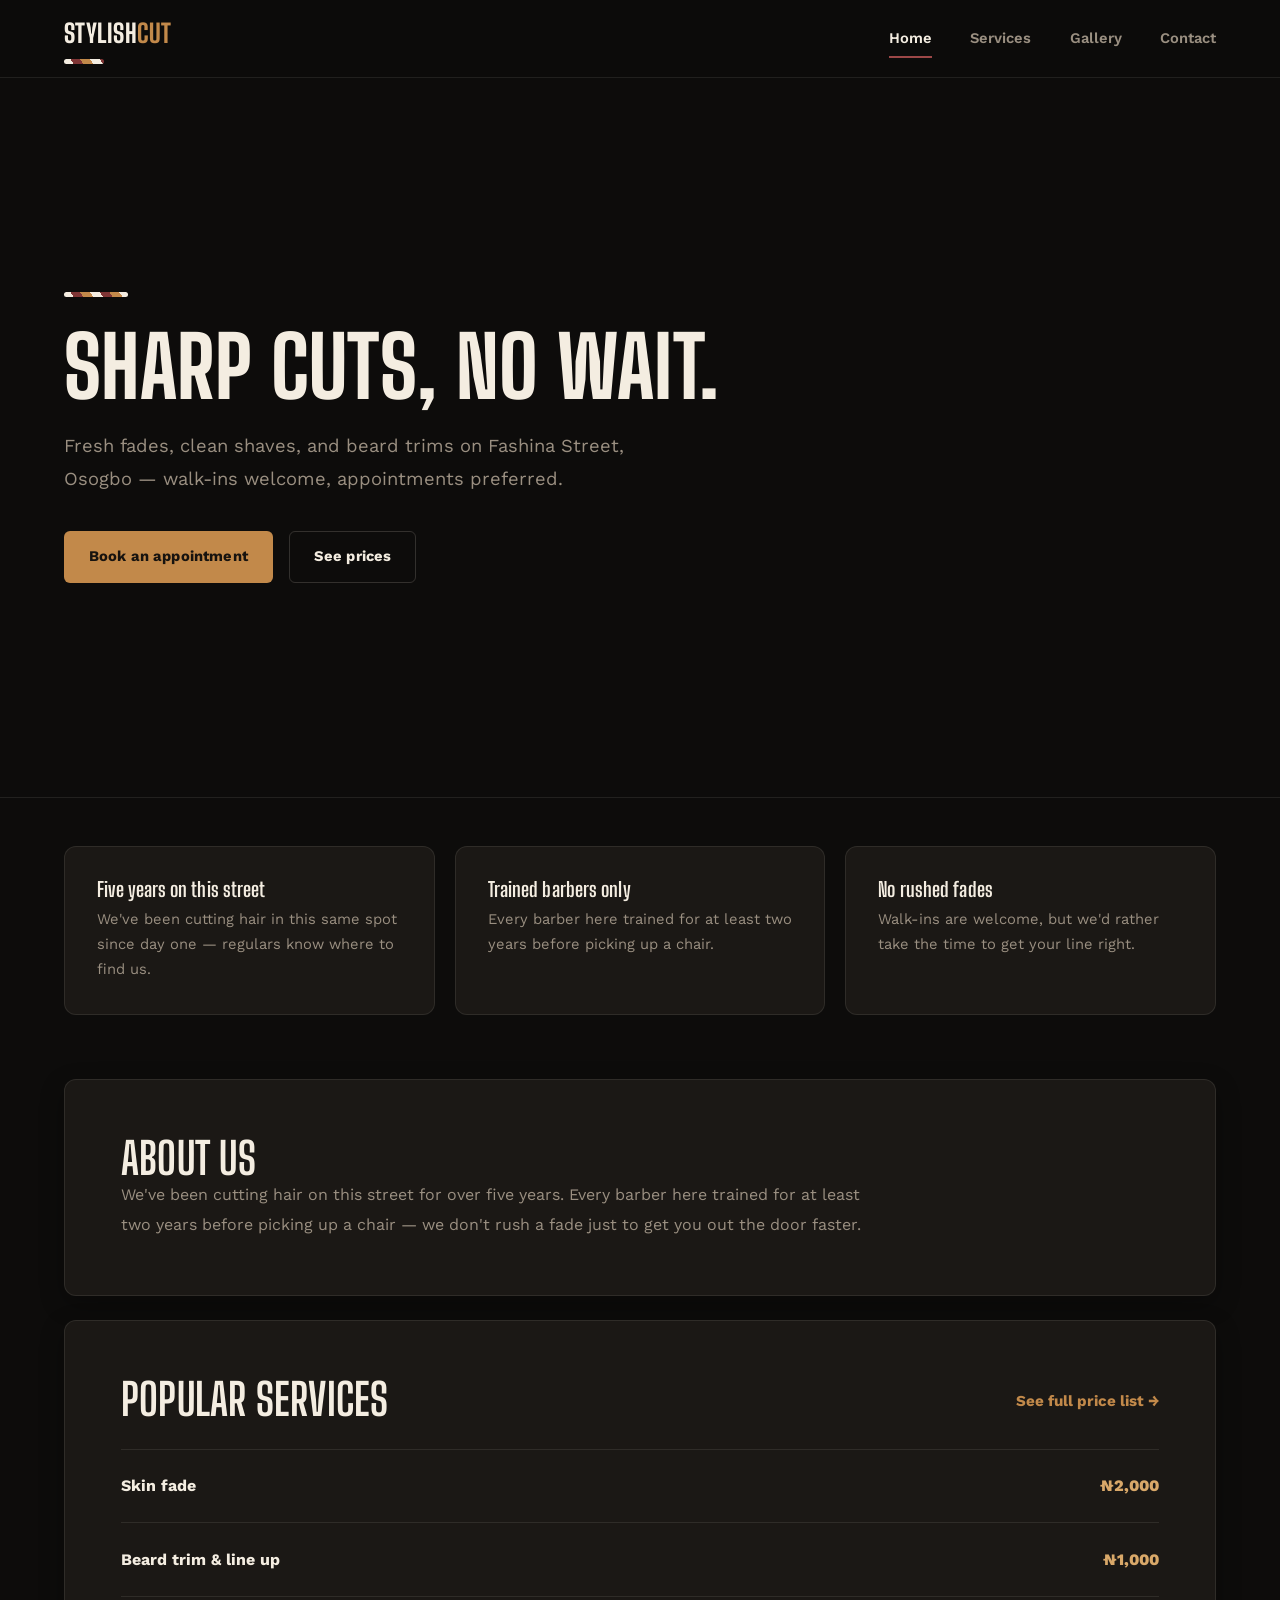
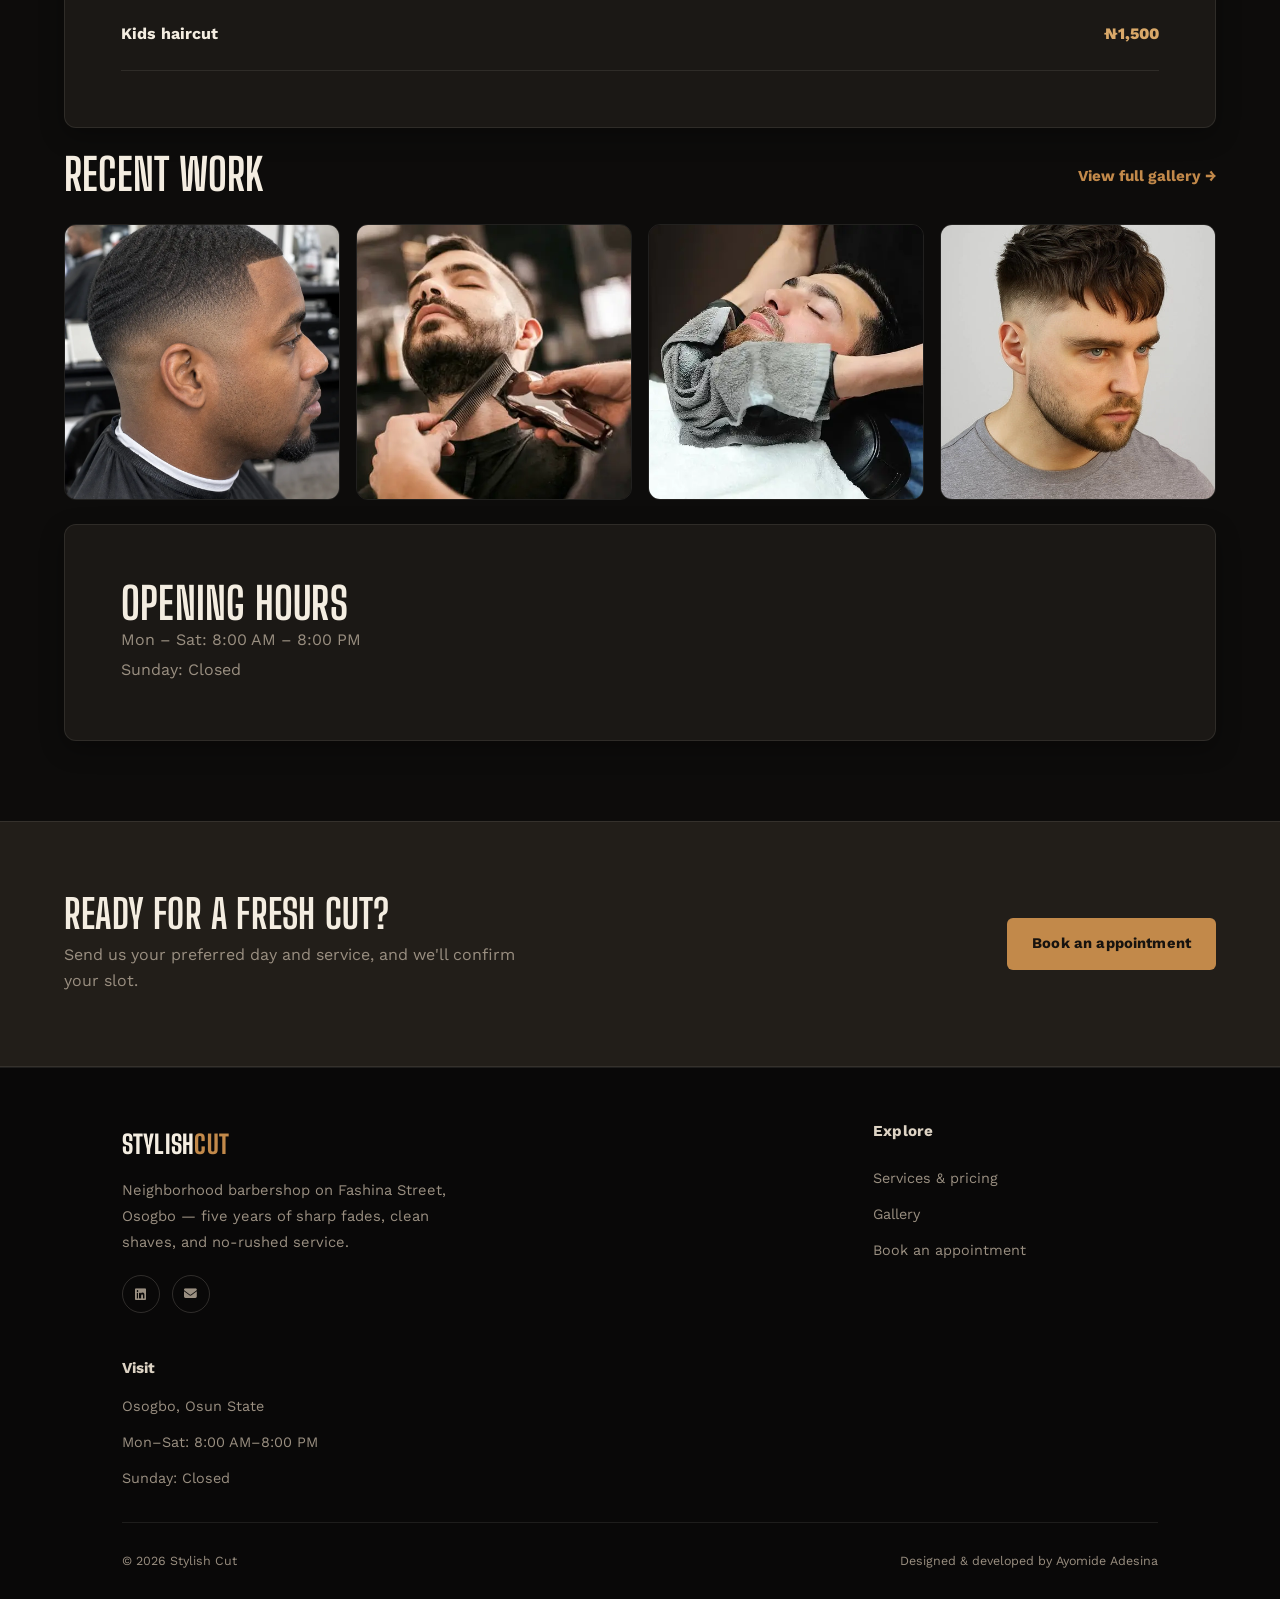
<file: index.html>
<!DOCTYPE html>
<html lang="en">
<head>
<meta charset="UTF-8">
<meta name="viewport" content="width=device-width, initial-scale=1.0">
<title>Stylish Cut — Barbershop in Osogbo, Osun State</title>
<meta name="description" content="Stylish Cut is a neighborhood barbershop on Fashina Street, Osogbo. Fresh fades, clean shaves, and beard trims — walk-ins welcome, appointments preferred.">
<link rel="icon" href="data:image/svg+xml,%3Csvg xmlns='http://www.w3.org/2000/svg' viewBox='0 0 32 32'%3E%3Crect width='32' height='32' rx='6' fill='%230d0c0b'/%3E%3Crect x='6' y='4' width='4' height='24' fill='%23f4ede1' transform='rotate(20 8 16)'/%3E%3Crect x='14' y='4' width='4' height='24' fill='%237f3535' transform='rotate(20 16 16)'/%3E%3Crect x='22' y='4' width='4' height='24' fill='%23c2894a' transform='rotate(20 24 16)'/%3E%3C/svg%3E">
<link rel="preconnect" href="https://fonts.googleapis.com">
<link rel="preconnect" href="https://fonts.gstatic.com" crossorigin>
<link href="https://fonts.googleapis.com/css2?family=Big+Shoulders+Display:wght@600;700;800;900&family=Work+Sans:wght@400;500;600;700&display=swap" rel="stylesheet">
<link rel="stylesheet" href="style.css">
<link rel="stylesheet" href="https://cdnjs.cloudflare.com/ajax/libs/font-awesome/6.5.1/css/all.min.css">
</head>
<body>

<a href="#main" class="skip-link">Skip to content</a>

<header class="site-header">
 <div class="brand">
 <a href="index.html" class="wordmark">Stylish<span>Cut</span></a>
 <span class="stripe" aria-hidden="true"></span>
 </div>
 <button class="nav-toggle" aria-label="Toggle menu" aria-expanded="false">
 <span class="nav-toggle-bars"><span></span><span></span><span></span></span>
 </button>
 <nav>
 <ul>
 <li><a href="index.html">Home</a></li>
 <li><a href="services.html">Services</a></li>
 <li><a href="gallery.html">Gallery</a></li>
 <li><a href="contact.html">Contact</a></li>
 </ul>
 </nav>
</header>

<main id="main">

 <!-- Hero -->
 <section class="hero">
 <span class="stripe" aria-hidden="true"></span>
 <h1>Sharp cuts, no wait.</h1>
 <p>Fresh fades, clean shaves, and beard trims on Fashina Street, Osogbo — walk-ins welcome, appointments preferred.</p>
 <div class="hero-actions">
 <a href="contact.html" class="btn">Book an appointment</a>
 <a href="services.html" class="btn btn-outline">See prices</a>
 </div>
 </section>

 <!-- Value props, drawn from the about copy -->
 <section class="value-grid" aria-label="Why choose Stylish Cut">
 <div class="value-card">
 <span class="stripe" aria-hidden="true"></span>
 <h3>Five years on this street</h3>
 <p>We've been cutting hair in this same spot since day one — regulars know where to find us.</p>
 </div>
 <div class="value-card">
 <span class="stripe" aria-hidden="true"></span>
 <h3>Trained barbers only</h3>
 <p>Every barber here trained for at least two years before picking up a chair.</p>
 </div>
 <div class="value-card">
 <span class="stripe" aria-hidden="true"></span>
 <h3>No rushed fades</h3>
 <p>Walk-ins are welcome, but we'd rather take the time to get your line right.</p>
 </div>
 </section>

 <!-- About blurb -->
 <section class="about-teaser">
 <h2>About us</h2>
 <p>We've been cutting hair on this street for over five years. Every barber here trained for at least two years before picking up a chair — we don't rush a fade just to get you out the door faster.</p>
 </section>

 <!-- Featured services -->
 <section class="services-teaser">
 <div class="section-heading">
 <div>
 <span class="stripe" aria-hidden="true"></span>
 <h2>Popular services</h2>
 </div>
 <a href="services.html">See full price list →</a>
 </div>
 <ul class="service-list">
 <li>
 <span class="service-name">Skin fade</span>
 <span class="service-price">₦2,000</span>
 </li>
 <li>
 <span class="service-name">Beard trim & line up</span>
 <span class="service-price">₦1,000</span>
 </li>
 <li>
 <span class="service-name">Kids haircut</span>
 <span class="service-price">₦1,500</span>
 </li>
 </ul>
 </section>

 <!-- Gallery preview -->
 <section class="gallery-preview">
 <div class="section-heading">
 <div>
 <span class="stripe" aria-hidden="true"></span>
 <h2>Recent work</h2>
 </div>
 <a href="gallery.html">View full gallery →</a>
 </div>
 <div class="gallery-preview-grid">
 <a href="gallery.html"><img src="gallery-1.webp" alt="Skin fade with a sharp line up"></a>
 <a href="gallery.html"><img src="gallery-3.webp" alt="Beard trim with clean edges"></a>
 <a href="gallery.html"><img src="gallery-5.webp" alt="Hot towel shave finish"></a>
 <a href="gallery.html"><img src="gallery-6.jpg" alt="Textured crop haircut"></a>
 </div>
 </section>

 <!-- Hours teaser -->
 <section class="hours-teaser">
 <h2>Opening hours</h2>
 <p>Mon – Sat: 8:00 AM – 8:00 PM<br>Sunday: Closed</p>
 </section>

 <!-- Closing CTA -->
 <div class="cta-band">
 <div>
 <h2>Ready for a fresh cut?</h2>
 <p>Send us your preferred day and service, and we'll confirm your slot.</p>
 </div>
 <a href="contact.html" class="btn">Book an appointment</a>
 </div>

</main>

<footer>
 <div class="footer-grid">
 <div class="footer-brand">
 <a href="index.html" class="wordmark">Stylish<span>Cut</span></a>
 <p>Neighborhood barbershop on Fashina Street, Osogbo — five years of sharp fades, clean shaves, and no-rushed service.</p>
 <!-- TODO: swap in the real social links when ready -->
 <div class="footer-social" aria-label="Social media">
         <a href="https://www.linkedin.com/in/ayomide-adesina-8258b2412"
           target="_blank"
           rel="noopener noreferrer"
           aria-label="LinkedIn">

            <i class="fa-brands fa-linkedin" aria-hidden="true"></i>
    <a href="mailto:adesinaa276@gmail.com"
           aria-label="Email">

            <i class="fa-solid fa-envelope" aria-hidden="true"></i>
 </div></div>
 
 <div class="footer-col">
 <h4>Explore</h4>
 <ul>
 <li><a href="services.html">Services & pricing</a></li>
 <li><a href="gallery.html">Gallery</a></li>
 <li><a href="contact.html">Book an appointment</a></li>
 </ul>
 </div>
 <div class="footer-col">
 <h4>Visit</h4>
 <ul>
 <li><span> Osogbo, Osun State</span></li>
 <li><span>Mon–Sat: 8:00 AM–8:00 PM</span></li>
 <li><span>Sunday: Closed</span></li>
 </ul>
 </div>
 </div>
 <div class="footer-bottom">
 <span>&copy; 2026 Stylish Cut</span>
 <span>Designed & developed by Ayomide Adesina</span>
 </div>
</footer>

<script src="script.js"></script>
</body>
</html>
</file>
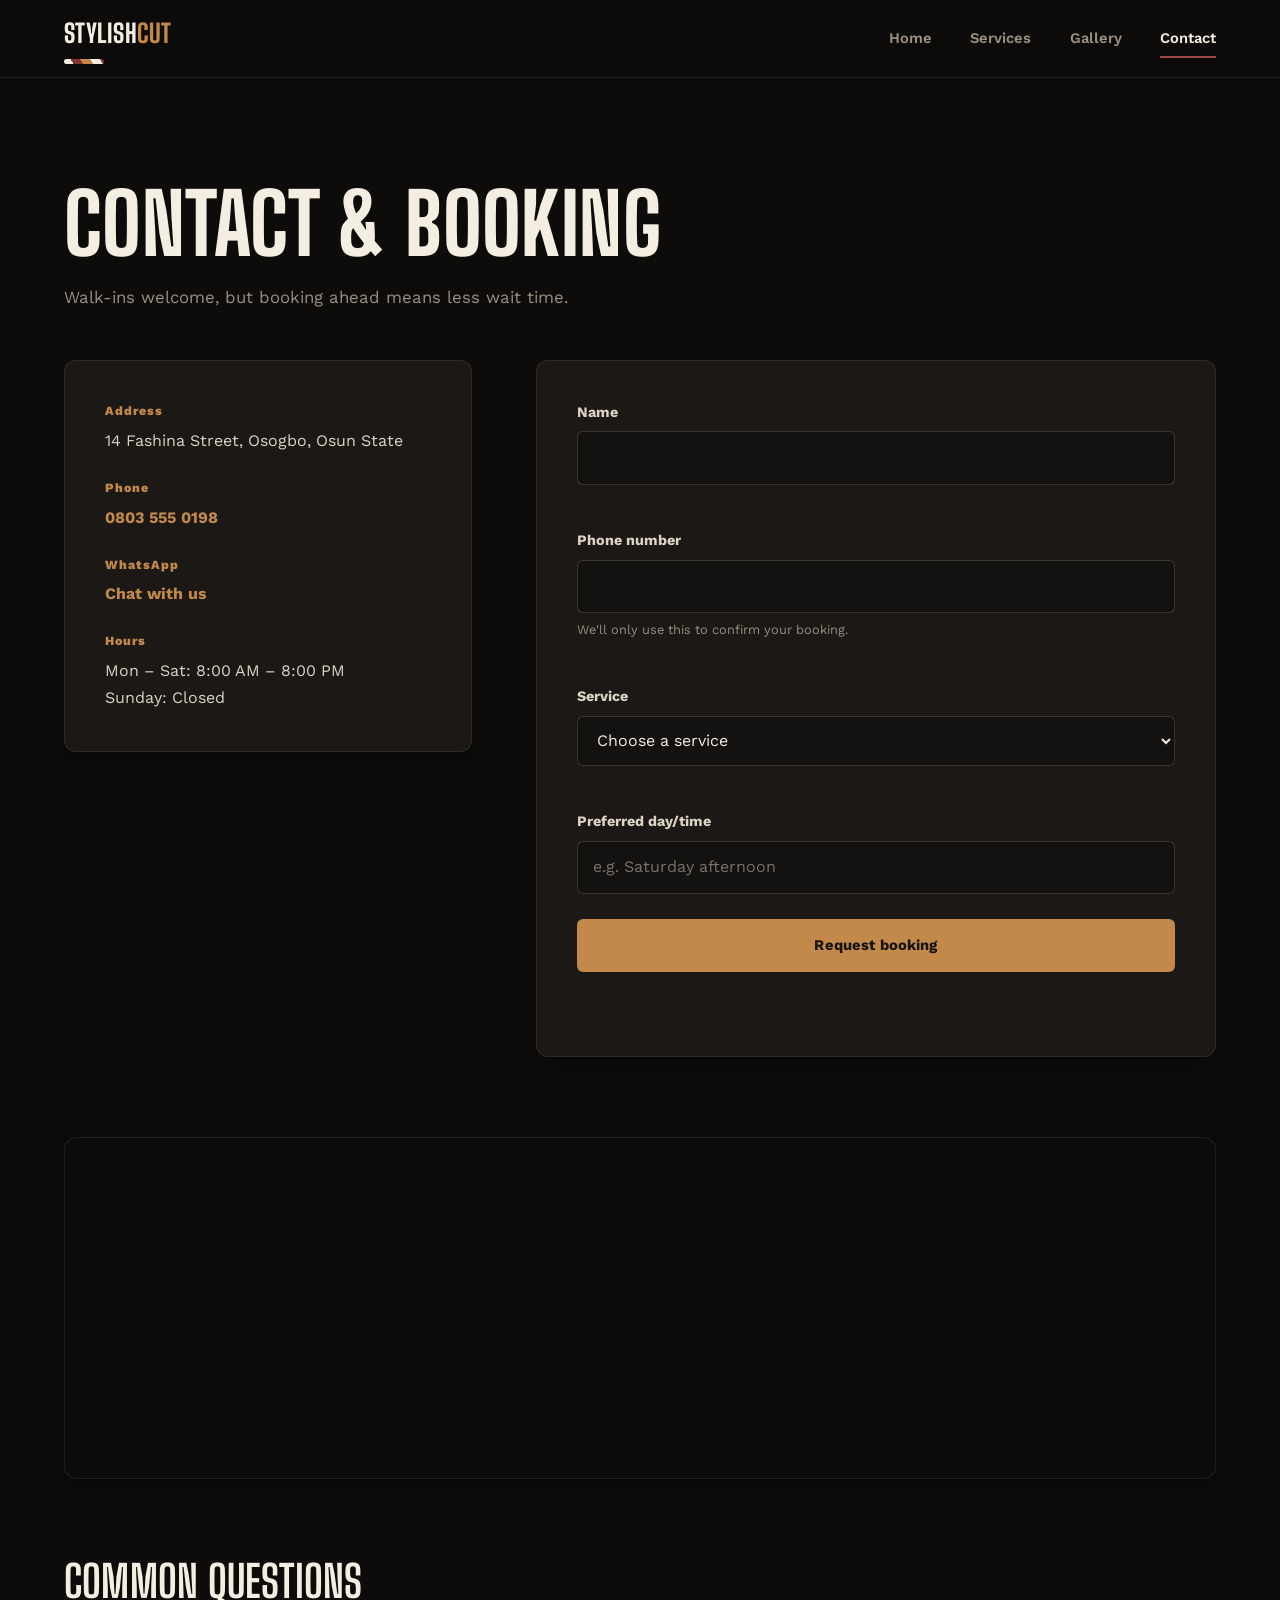
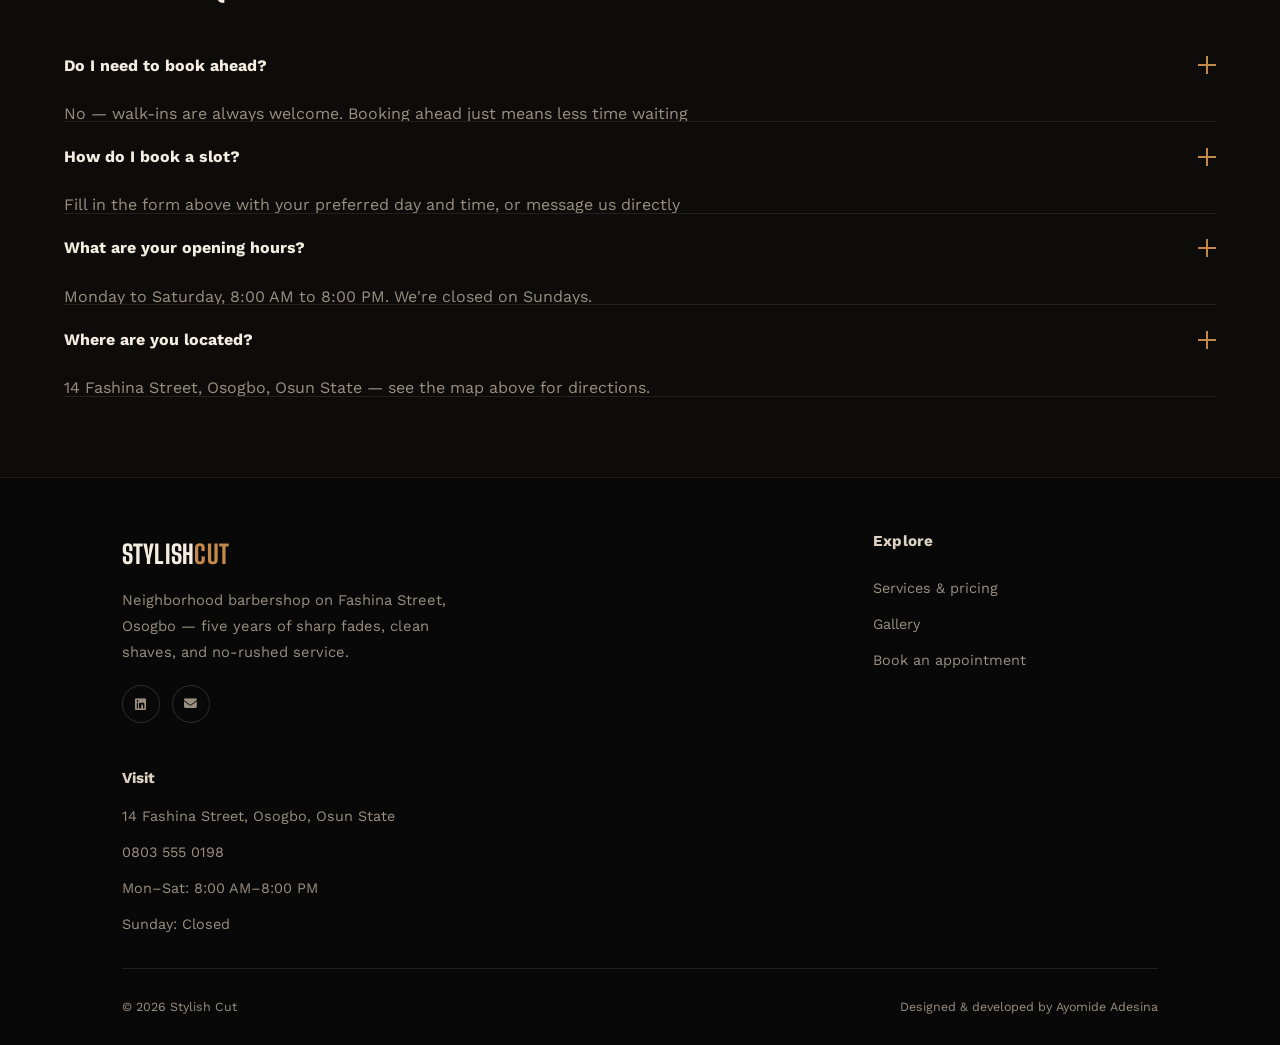
<file: contact.html>
<!DOCTYPE html>
<html lang="en">
<head>
<meta charset="UTF-8">
<meta name="viewport" content="width=device-width, initial-scale=1.0">
<title>Contact & Booking — Stylish Cut</title>
<meta name="description" content="Book an appointment at Stylish Cut, 14 Fashina Street, Osogbo. Walk-ins welcome, Mon–Sat 8am–8pm.">
<link rel="icon" href="data:image/svg+xml,%3Csvg xmlns='http://www.w3.org/2000/svg' viewBox='0 0 32 32'%3E%3Crect width='32' height='32' rx='6' fill='%230d0c0b'/%3E%3Crect x='6' y='4' width='4' height='24' fill='%23f4ede1' transform='rotate(20 8 16)'/%3E%3Crect x='14' y='4' width='4' height='24' fill='%237f3535' transform='rotate(20 16 16)'/%3E%3Crect x='22' y='4' width='4' height='24' fill='%23c2894a' transform='rotate(20 24 16)'/%3E%3C/svg%3E">
<link rel="preconnect" href="https://fonts.googleapis.com">
<link rel="preconnect" href="https://fonts.gstatic.com" crossorigin>
<link href="https://fonts.googleapis.com/css2?family=Big+Shoulders+Display:wght@600;700;800;900&family=Work+Sans:wght@400;500;600;700&display=swap" rel="stylesheet">
<link rel="stylesheet" href="style.css">
<link rel="stylesheet" href="https://cdnjs.cloudflare.com/ajax/libs/font-awesome/6.5.1/css/all.min.css">
</head>
<body>

<a href="#main" class="skip-link">Skip to content</a>

<header class="site-header">
 <div class="brand">
 <a href="index.html" class="wordmark">Stylish<span>Cut</span></a>
 <span class="stripe" aria-hidden="true"></span>
 </div>
 <button class="nav-toggle" aria-label="Toggle menu" aria-expanded="false">
 <span class="nav-toggle-bars"><span></span><span></span><span></span></span>
 </button>
 <nav>
 <ul>
 <li><a href="index.html">Home</a></li>
 <li><a href="services.html">Services</a></li>
 <li><a href="gallery.html">Gallery</a></li>
 <li><a href="contact.html">Contact</a></li>
 </ul>
 </nav>
</header>

<main id="main">

 <div class="page-header">
 <span class="stripe" aria-hidden="true"></span>
 <h1>Contact & booking</h1>
 <p>Walk-ins welcome, but booking ahead means less wait time.</p>
 </div>

 <div class="contact-layout">

 <dl class="contact-info">
 <dt>Address</dt>
 <dd>14 Fashina Street, Osogbo, Osun State</dd>

 <dt>Phone</dt>
 <dd><a href="tel:08035550198">0803 555 0198</a></dd>

 <dt>WhatsApp</dt>
 <dd><a href="https://wa.me/2348035550198">Chat with us</a></dd>

 <dt>Hours</dt>
 <dd>Mon – Sat: 8:00 AM – 8:00 PM<br>Sunday: Closed</dd>
 </dl>

 <form onsubmit="return handleBookingSubmit(event)" novalidate>
 <div>
 <label for="name">Name</label>
 <input type="text" id="name" name="name" required>
 <span class="field-error" data-error-for="name"></span>
 </div>

 <div>
 <label for="phone">Phone number</label>
 <input type="tel" id="phone" name="phone" required>
 <span class="hint">We'll only use this to confirm your booking.</span>
 <span class="field-error" data-error-for="phone"></span>
 </div>

 <div>
 <label for="service">Service</label>
 <select id="service" name="service" required>
 <option value="">Choose a service</option>
 <option value="skin-fade">Skin fade</option>
 <option value="regular-cut">Regular haircut</option>
 <option value="kids-haircut">Kids haircut</option>
 <option value="beard-trim">Beard trim & line up</option>
 <option value="hot-towel-shave">Hot towel shave</option>
 </select>
 <span class="field-error" data-error-for="service"></span>
 </div>

 <div>
 <label for="preferred-time">Preferred day/time</label>
 <input type="text" id="preferred-time" name="preferred-time" placeholder="e.g. Saturday afternoon">
 </div>

 <button type="submit">Request booking</button>
 <p class="form-status" id="form-status" role="status"></p>
 </form>

 </div>

 <div class="map-wrap">
 <iframe
 src="https://www.google.com/maps?q=14+Fashina+Street,+Osogbo,+Osun+State,+Nigeria&output=embed"
 title="Map to Stylish Cut, 14 Fashina Street, Osogbo"
 loading="lazy"
 referrerpolicy="no-referrer-when-downgrade"></iframe>
 </div>

 <section class="faq">
 <div class="section-heading">
 <div>
 <span class="stripe" aria-hidden="true"></span>
 <h2>Common questions</h2>
 </div>
 </div>

 <div class="faq-item">
 <button class="faq-question" aria-expanded="false">
 Do I need to book ahead?
 <span class="faq-icon" aria-hidden="true"></span>
 </button>
 <div class="faq-answer">
 <p>No — walk-ins are always welcome. Booking ahead just means less time waiting once you arrive.</p>
 </div>
 </div>

 <div class="faq-item">
 <button class="faq-question" aria-expanded="false">
 How do I book a slot?
 <span class="faq-icon" aria-hidden="true"></span>
 </button>
 <div class="faq-answer">
 <p>Fill in the form above with your preferred day and time, or message us directly on WhatsApp — whichever's easier for you.</p>
 </div>
 </div>

 <div class="faq-item">
 <button class="faq-question" aria-expanded="false">
 What are your opening hours?
 <span class="faq-icon" aria-hidden="true"></span>
 </button>
 <div class="faq-answer">
 <p>Monday to Saturday, 8:00 AM to 8:00 PM. We're closed on Sundays.</p>
 </div>
 </div>

 <div class="faq-item">
 <button class="faq-question" aria-expanded="false">
 Where are you located?
 <span class="faq-icon" aria-hidden="true"></span>
 </button>
 <div class="faq-answer">
 <p>14 Fashina Street, Osogbo, Osun State — see the map above for directions.</p>
 </div>
 </div>
 </section>

</main>

<footer>
 <div class="footer-grid">
 <div class="footer-brand">
 <a href="index.html" class="wordmark">Stylish<span>Cut</span></a>
 <p>Neighborhood barbershop on Fashina Street, Osogbo — five years of sharp fades, clean shaves, and no-rushed service.</p>
 <!-- TODO: swap in the real social links when ready -->
 <div class="footer-social" aria-label="Social media">
         <a href="https://www.linkedin.com/in/ayomide-adesina-8258b2412"
           target="_blank"
           rel="noopener noreferrer"
           aria-label="LinkedIn">

            <i class="fa-brands fa-linkedin" aria-hidden="true"></i>
    <a href="mailto:adesinaa276@gmail.com"
           aria-label="Email">

            <i class="fa-solid fa-envelope" aria-hidden="true"></i>
 </div>
 </div>
 <div class="footer-col">
 <h4>Explore</h4>
 <ul>
 <li><a href="services.html">Services & pricing</a></li>
 <li><a href="gallery.html">Gallery</a></li>
 <li><a href="contact.html">Book an appointment</a></li>
 </ul>
 </div>
 <div class="footer-col">
 <h4>Visit</h4>
 <ul>
 <li><span>14 Fashina Street, Osogbo, Osun State</span></li>
 <li><a href="tel:08035550198">0803 555 0198</a></li>
 <li><span>Mon–Sat: 8:00 AM–8:00 PM</span></li>
 <li><span>Sunday: Closed</span></li>
 </ul>
 </div>
 </div>
 <div class="footer-bottom">
 <span>&copy; 2026 Stylish Cut</span>
 <span>Designed & developed by Ayomide Adesina</span>
 </div>
</footer>

<script src="script.js"></script>
</body>
</html>
</file>
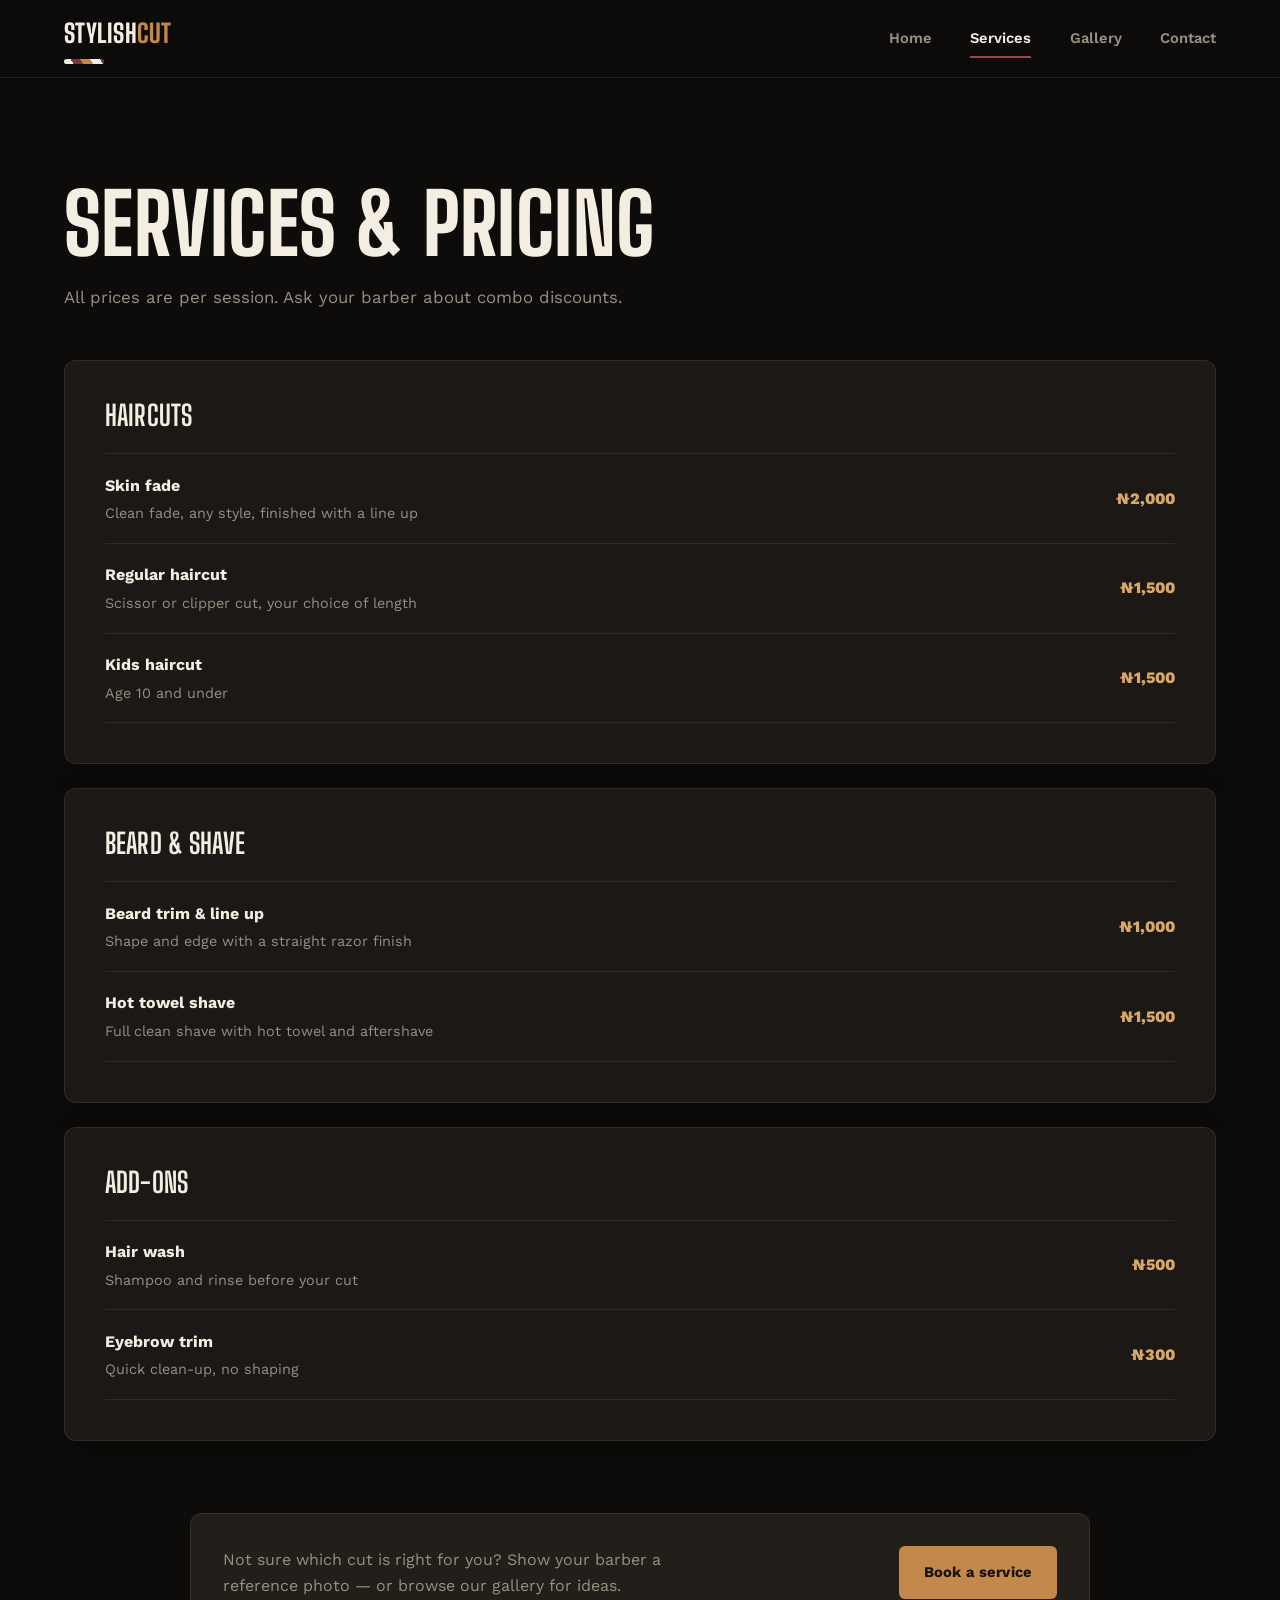
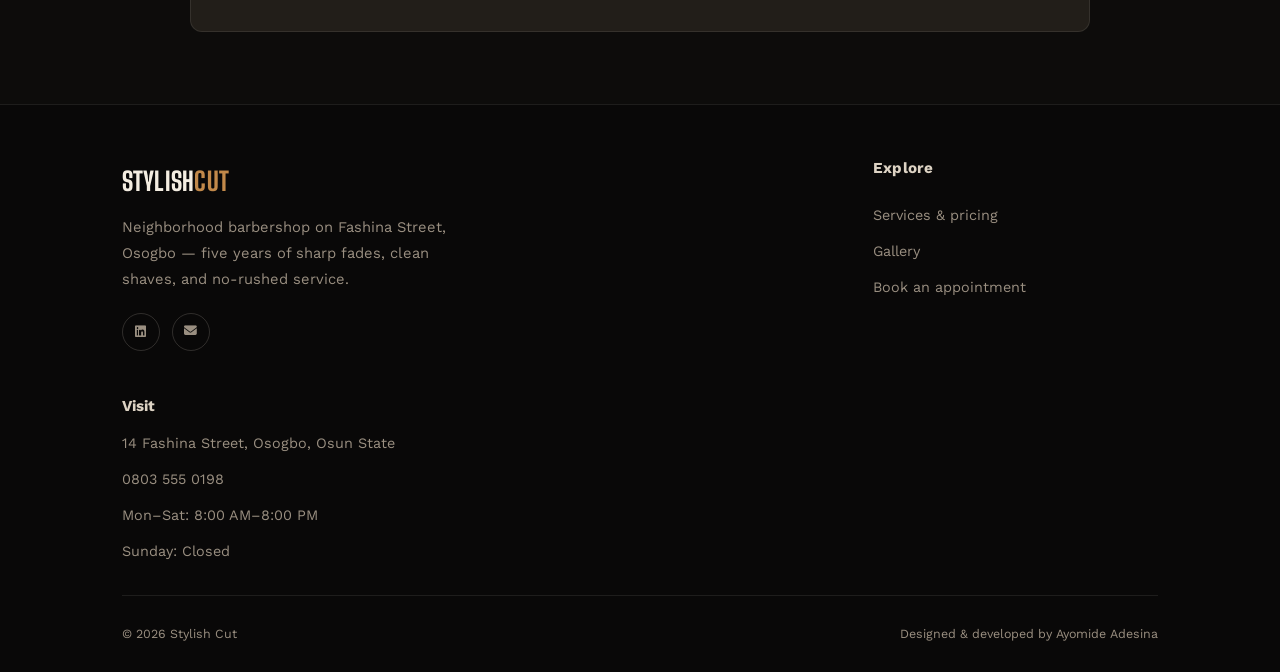
<file: services.html>
<!DOCTYPE html>
<html lang="en">
<head>
<meta charset="UTF-8">
<meta name="viewport" content="width=device-width, initial-scale=1.0">
<title>Services & Pricing — Stylish Cut</title>
<meta name="description" content="Full price list for Stylish Cut barbershop in Osogbo: haircuts, beard trims, hot towel shaves, and add-ons.">
<link rel="icon" href="data:image/svg+xml,%3Csvg xmlns='http://www.w3.org/2000/svg' viewBox='0 0 32 32'%3E%3Crect width='32' height='32' rx='6' fill='%230d0c0b'/%3E%3Crect x='6' y='4' width='4' height='24' fill='%23f4ede1' transform='rotate(20 8 16)'/%3E%3Crect x='14' y='4' width='4' height='24' fill='%237f3535' transform='rotate(20 16 16)'/%3E%3Crect x='22' y='4' width='4' height='24' fill='%23c2894a' transform='rotate(20 24 16)'/%3E%3C/svg%3E">
<link rel="preconnect" href="https://fonts.googleapis.com">
<link rel="preconnect" href="https://fonts.gstatic.com" crossorigin>
<link href="https://fonts.googleapis.com/css2?family=Big+Shoulders+Display:wght@600;700;800;900&family=Work+Sans:wght@400;500;600;700&display=swap" rel="stylesheet">
<link rel="stylesheet" href="style.css">
<link rel="stylesheet" href="https://cdnjs.cloudflare.com/ajax/libs/font-awesome/6.5.1/css/all.min.css">
</head>
<body>

<a href="#main" class="skip-link">Skip to content</a>

<header class="site-header">
 <div class="brand">
 <a href="index.html" class="wordmark">Stylish<span>Cut</span></a>
 <span class="stripe" aria-hidden="true"></span>
 </div>
 <button class="nav-toggle" aria-label="Toggle menu" aria-expanded="false">
 <span class="nav-toggle-bars"><span></span><span></span><span></span></span>
 </button>
 <nav>
 <ul>
 <li><a href="index.html">Home</a></li>
 <li><a href="services.html">Services</a></li>
 <li><a href="gallery.html">Gallery</a></li>
 <li><a href="contact.html">Contact</a></li>
 </ul>
 </nav>
</header>

<main id="main">

 <div class="page-header">
 <span class="stripe" aria-hidden="true"></span>
 <h1>Services & pricing</h1>
 <p>All prices are per session. Ask your barber about combo discounts.</p>
 </div>

 <section class="service-category">
 <h2>Haircuts</h2>
 <ul class="service-list">
 <li>
 <div>
 <span class="service-name">Skin fade</span>
 <span class="service-desc">Clean fade, any style, finished with a line up</span>
 </div>
 <span class="service-price">₦2,000</span>
 </li>
 <li>
 <div>
 <span class="service-name">Regular haircut</span>
 <span class="service-desc">Scissor or clipper cut, your choice of length</span>
 </div>
 <span class="service-price">₦1,500</span>
 </li>
 <li>
 <div>
 <span class="service-name">Kids haircut</span>
 <span class="service-desc">Age 10 and under</span>
 </div>
 <span class="service-price">₦1,500</span>
 </li>
 </ul>
 </section>

 <section class="service-category">
 <h2>Beard & shave</h2>
 <ul class="service-list">
 <li>
 <div>
 <span class="service-name">Beard trim & line up</span>
 <span class="service-desc">Shape and edge with a straight razor finish</span>
 </div>
 <span class="service-price">₦1,000</span>
 </li>
 <li>
 <div>
 <span class="service-name">Hot towel shave</span>
 <span class="service-desc">Full clean shave with hot towel and aftershave</span>
 </div>
 <span class="service-price">₦1,500</span>
 </li>
 </ul>
 </section>

 <section class="service-category">
 <h2>Add-ons</h2>
 <ul class="service-list">
 <li>
 <div>
 <span class="service-name">Hair wash</span>
 <span class="service-desc">Shampoo and rinse before your cut</span>
 </div>
 <span class="service-price">₦500</span>
 </li>
 <li>
 <div>
 <span class="service-name">Eyebrow trim</span>
 <span class="service-desc">Quick clean-up, no shaping</span>
 </div>
 <span class="service-price">₦300</span>
 </li>
 </ul>
 </section>

 <div class="services-note">
 <p>Not sure which cut is right for you? Show your barber a reference photo — or browse our gallery for ideas.</p>
 <a href="contact.html" class="btn">Book a service</a>
 </div>

</main>

<footer>
 <div class="footer-grid">
 <div class="footer-brand">
 <a href="index.html" class="wordmark">Stylish<span>Cut</span></a>
 <p>Neighborhood barbershop on Fashina Street, Osogbo — five years of sharp fades, clean shaves, and no-rushed service.</p>
 <!-- TODO: swap in the real social links when ready -->
 <div class="footer-social" aria-label="Social media">
         <a href="https://www.linkedin.com/in/ayomide-adesina-8258b2412"
           target="_blank"
           rel="noopener noreferrer"
           aria-label="LinkedIn">

            <i class="fa-brands fa-linkedin" aria-hidden="true"></i>
    <a href="mailto:adesinaa276@gmail.com"
           aria-label="Email">

            <i class="fa-solid fa-envelope" aria-hidden="true"></i>
 </div>
 </div>
 <div class="footer-col">
 <h4>Explore</h4>
 <ul>
 <li><a href="services.html">Services & pricing</a></li>
 <li><a href="gallery.html">Gallery</a></li>
 <li><a href="contact.html">Book an appointment</a></li>
 </ul>
 </div>
 <div class="footer-col">
 <h4>Visit</h4>
 <ul>
 <li><span>14 Fashina Street, Osogbo, Osun State</span></li>
 <li><a href="tel:08035550198">0803 555 0198</a></li>
 <li><span>Mon–Sat: 8:00 AM–8:00 PM</span></li>
 <li><span>Sunday: Closed</span></li>
 </ul>
 </div>
 </div>
 <div class="footer-bottom">
 <span>&copy; 2026 Stylish Cut</span>
 <span>Designed & developed by Ayomide Adesina</span>
 </div>
</footer>

<script src="script.js"></script>
</body>
</html>
</file>
<file: style.css>
/* =========================================================
   STYLISH CUT — barbershop website
   Design language: near-black grooming-lounge palette, brass
   and barber-pole burgundy accents, condensed display type for
   signage-style headlines, a recurring diagonal stripe motif
   (drawn from the barber pole) used as a structural divider.
   ========================================================= */

/* =========================
   1. DESIGN TOKENS
   ========================= */

:root {
    --bg: #0d0c0b;
    --bg-soft: #141210;
    --surface: #1b1815;
    --surface-alt: #221e19;

    --brass: #c2894a;
    --brass-light: #d9a869;
    --brass-dark: #9c6a35;

    --burgundy: #7f3535;
    --burgundy-light: #9c4747;

    --cream: #f4ede1;
    --cream-soft: #ddd3c4;
    --stone: #9a8f81;

    --border: rgba(244, 237, 225, 0.09);
    --border-strong: rgba(244, 237, 225, 0.16);

    --max-width: 1180px;
    --header-height: 78px;

    --radius-sm: 6px;
    --radius-md: 12px;
    --radius-lg: 18px;

    --shadow-sm: 0 8px 24px rgba(0, 0, 0, 0.30);
    --shadow-md: 0 20px 50px rgba(0, 0, 0, 0.40);

    --ease: 200ms cubic-bezier(0.4, 0, 0.2, 1);
    --ease-slow: 420ms cubic-bezier(0.4, 0, 0.2, 1);

    --stripe: repeating-linear-gradient(
        55deg,
        var(--cream) 0 8px,
        var(--burgundy) 8px 16px,
        var(--brass) 16px 24px
    );
}


/* =========================
   2. RESET / FOUNDATION
   ========================= */

* {
    margin: 0;
    padding: 0;
    box-sizing: border-box;
}

html {
    scroll-behavior: smooth;
    background: var(--bg);
}

@media (prefers-reduced-motion: reduce) {
    html {
        scroll-behavior: auto;
    }

    * {
        animation-duration: 0.01ms !important;
        animation-iteration-count: 1 !important;
        transition-duration: 0.01ms !important;
    }
}

body {
    min-height: 100vh;
    display: flex;
    flex-direction: column;

    font-family: "Work Sans", "Segoe UI", Arial, sans-serif;
    font-size: 16px;
    line-height: 1.6;

    background: var(--bg);
    color: var(--cream);

    overflow-x: hidden;
}

main {
    flex: 1;
}

img {
    display: block;
    width: 100%;
    max-width: 100%;
}

a {
    color: inherit;
    text-decoration: none;
}

ul {
    list-style: none;
}

button,
input,
select,
textarea {
    font: inherit;
    color: inherit;
}

button {
    border: 0;
    background: none;
}

::selection {
    background: var(--brass);
    color: var(--bg);
}

:focus-visible {
    outline: 2px solid var(--brass-light);
    outline-offset: 3px;
}

/* Skip link — hidden until keyboard-focused */
.skip-link {
    position: absolute;
    top: -100px;
    left: 1rem;
    z-index: 2000;

    padding: 0.75rem 1.25rem;
    background: var(--brass);
    color: var(--bg);
    font-weight: 700;
    border-radius: var(--radius-sm);

    transition: top var(--ease);
}

.skip-link:focus {
    top: 1rem;
}


/* =========================
   3. GLOBAL TYPOGRAPHY
   ========================= */

h1,
h2,
h3,
h4 {
    color: var(--cream);
    font-family: "Big Shoulders Display", "Work Sans", sans-serif;
    line-height: 1;
    letter-spacing: 0.005em;
}

h1 {
    font-size: clamp(2.75rem, 7vw, 5.25rem);
    font-weight: 800;
    text-transform: uppercase;
}

h2 {
    font-size: clamp(2rem, 4vw, 2.75rem);
    font-weight: 700;
    text-transform: uppercase;
}

h3 {
    font-size: 1.25rem;
    font-weight: 700;
}

p {
    color: var(--stone);
}

.lede {
    max-width: 640px;
    font-size: 1.05rem;
    line-height: 1.8;
    color: var(--cream-soft);
}

/* The recurring barber-pole stripe — used as a structural rule,
   never as decoration for its own sake: it marks the start of
   the header brand mark, page headers, and section transitions. */
.stripe {
    height: 5px;
    width: 64px;
    border-radius: 3px;
    background: var(--stripe);
}


/* =========================
   4. HEADER / NAVIGATION
   ========================= */

.site-header {
    position: sticky;
    top: 0;
    z-index: 1000;

    width: 100%;
    min-height: var(--header-height);

    display: flex;
    align-items: center;
    justify-content: space-between;
    gap: 40px;

    padding: 0 clamp(1.25rem, 5vw, 4rem);

    background: rgba(13, 12, 11, 0.94);
    border-bottom: 1px solid var(--border);
    backdrop-filter: blur(12px);
}

.brand {
    display: flex;
    flex-direction: column;
    gap: 6px;
    flex-shrink: 0;
}

.wordmark {
    font-family: "Big Shoulders Display", sans-serif;
    font-size: 1.6rem;
    font-weight: 800;
    letter-spacing: 0.01em;
    text-transform: uppercase;

    color: var(--cream);

    transition: color var(--ease);
}

.wordmark span {
    color: var(--brass);
}

.wordmark:hover {
    color: var(--brass-light);
}

.brand .stripe {
    width: 40px;
}

.site-header nav {
    display: block;
}

.site-header nav ul {
    display: flex;
    align-items: center;
    gap: clamp(1.25rem, 3vw, 2.5rem);
}

.site-header nav a {
    position: relative;
    display: inline-flex;
    align-items: center;
    gap: 0.4rem;

    padding: 8px 0;

    color: var(--stone);
    font-size: 0.92rem;
    font-weight: 600;

    transition: color var(--ease);
}

.site-header nav a::after {
    content: "";
    position: absolute;
    left: 0;
    bottom: 0;

    width: 0;
    height: 2px;

    background: var(--brass);

    transition: width var(--ease);
}

.site-header nav a:hover {
    color: var(--cream);
}

.site-header nav a:hover::after {
    width: 100%;
}

.site-header nav a[aria-current="page"] {
    color: var(--cream);
}

.site-header nav a[aria-current="page"]::after {
    width: 100%;
    background: var(--burgundy-light);
}

/* Hamburger — three bars that animate into an X. Hidden above the
   mobile breakpoint; re-enabled inside the mobile media query. */
.nav-toggle {
    display: none;

    width: 42px;
    height: 42px;
    padding: 0;

    align-items: center;
    justify-content: center;

    cursor: pointer;
}

.nav-toggle-bars {
    position: relative;
    width: 22px;
    height: 16px;
}

.nav-toggle-bars span {
    position: absolute;
    left: 0;
    width: 100%;
    height: 2px;
    background: var(--cream);
    border-radius: 2px;

    transition:
        transform var(--ease),
        opacity var(--ease),
        top var(--ease);
}

.nav-toggle-bars span:nth-child(1) { top: 0; }
.nav-toggle-bars span:nth-child(2) { top: 7px; }
.nav-toggle-bars span:nth-child(3) { top: 14px; }

.nav-toggle[aria-expanded="true"] .nav-toggle-bars span:nth-child(1) {
    top: 7px;
    transform: rotate(45deg);
}

.nav-toggle[aria-expanded="true"] .nav-toggle-bars span:nth-child(2) {
    opacity: 0;
}

.nav-toggle[aria-expanded="true"] .nav-toggle-bars span:nth-child(3) {
    top: 7px;
    transform: rotate(-45deg);
}


/* =========================
   5. SHARED PAGE LAYOUT
   ========================= */

.page-header {
    width: min(90%, var(--max-width));
    margin: 0 auto;

    padding: clamp(4rem, 9vw, 6.5rem) 0 3rem;
}

.page-header .stripe {
    margin-bottom: 1.25rem;
}

.page-header h1 {
    max-width: 850px;
    margin-bottom: 1rem;
}

.page-header p {
    max-width: 640px;
    font-size: 1.05rem;
    line-height: 1.8;
}

main > section:not(.hero) {
    width: min(90%, var(--max-width));
    margin-inline: auto;
}

.section-heading {
    display: flex;
    align-items: flex-end;
    justify-content: space-between;
    gap: 1.5rem;
    margin-bottom: 1.75rem;
}

.section-heading .stripe {
    margin-bottom: 0.85rem;
}

.section-heading > a {
    flex-shrink: 0;
    padding-bottom: 0.5rem;

    color: var(--brass);
    font-weight: 700;
    font-size: 0.95rem;

    transition: color var(--ease), transform var(--ease);
}

.section-heading > a:hover {
    color: var(--brass-light);
    transform: translateX(3px);
}


/* =========================
   6. HOME — HERO
   ========================= */

.hero {
    min-height: min(720px, calc(100vh - var(--header-height)));

    width: 100%;

    display: flex;
    flex-direction: column;
    justify-content: center;
    align-items: flex-start;

    padding: clamp(4rem, 10vw, 8rem) max(5%, calc((100% - var(--max-width)) / 2));

    background: var(--bg);
    border-bottom: 1px solid var(--border);
}

.hero .stripe {
    margin-bottom: 1.75rem;
}

.hero h1 {
    max-width: 900px;
    margin-bottom: 1.25rem;

    color: var(--cream);
}

.hero p {
    max-width: 620px;
    margin-bottom: 2.25rem;

    color: var(--stone);
    font-size: clamp(1rem, 2vw, 1.15rem);
    line-height: 1.8;
}

.hero-actions {
    display: flex;
    flex-wrap: wrap;
    gap: 1rem;
}


/* =========================
   7. BUTTONS
   ========================= */

.btn,
form button[type="submit"] {
    display: inline-flex;
    align-items: center;
    justify-content: center;

    min-height: 50px;
    padding: 0.85rem 1.5rem;

    border: 1px solid transparent;
    border-radius: var(--radius-sm);

    background: var(--brass);
    color: #17130f;

    font-size: 0.92rem;
    font-weight: 700;
    letter-spacing: 0.01em;

    cursor: pointer;

    transition:
        background var(--ease),
        color var(--ease),
        transform var(--ease),
        box-shadow var(--ease),
        border-color var(--ease);
}

.btn:hover,
form button[type="submit"]:hover {
    background: var(--brass-light);
    transform: translateY(-2px);
    box-shadow: 0 10px 25px rgba(194, 137, 74, 0.22);
}

.btn:active,
form button[type="submit"]:active {
    transform: translateY(0);
}

.btn-outline {
    background: transparent;
    border-color: var(--border-strong);
    color: var(--cream);
}

.btn-outline:hover {
    background: var(--surface);
    border-color: var(--brass);
    color: var(--cream);
    box-shadow: none;
}


/* =========================
   8. HOME — CONTENT SECTIONS
   ========================= */

.about-teaser,
.services-teaser,
.hours-teaser {
    width: min(90%, var(--max-width));
    margin: 1.5rem auto 0;

    padding: clamp(2rem, 5vw, 3.5rem);

    background: var(--surface);
    border: 1px solid var(--border);
    border-radius: var(--radius-md);

    box-shadow: var(--shadow-sm);
}

.about-teaser {
    margin-top: clamp(2rem, 5vw, 4rem);
}

.about-teaser p,
.hours-teaser p {
    max-width: 760px;
    color: var(--stone);
    line-height: 1.85;
}

.services-teaser {
    margin-top: 1.5rem;
}

.hours-teaser {
    margin-bottom: 0;
}

/* Value props — three facts already established in the copy
   (years running, barber training, walk-in policy), presented as
   a grid instead of buried inside a paragraph. */
.value-grid {
    display: grid;
    grid-template-columns: repeat(3, minmax(0, 1fr));
    gap: 1.25rem;

    width: min(90%, var(--max-width));
    margin: clamp(2rem, 5vw, 3rem) auto 0;
}

.value-card {
    padding: clamp(1.5rem, 3vw, 2rem);

    background: var(--surface);
    border: 1px solid var(--border);
    border-radius: var(--radius-md);
}

.value-card .stripe {
    margin-bottom: 1rem;
}

.value-card h3 {
    margin-bottom: 0.5rem;
}

.value-card p {
    font-size: 0.92rem;
    line-height: 1.7;
}

/* Home — gallery preview strip */
.gallery-preview {
    margin-top: 1.5rem;
}

.gallery-preview-grid {
    display: grid;
    grid-template-columns: repeat(4, minmax(0, 1fr));
    gap: 1rem;
}

.gallery-preview-grid a {
    display: block;
    overflow: hidden;
    border-radius: var(--radius-md);
    border: 1px solid var(--border);
}

.gallery-preview-grid img {
    aspect-ratio: 1 / 1;
    object-fit: cover;
    transition: transform var(--ease-slow);
}

.gallery-preview-grid a:hover img {
    transform: scale(1.06);
}

/* Closing CTA band before the footer */
.cta-band {
    width: 100%;
    margin-top: clamp(3rem, 7vw, 5rem);
    padding: clamp(3rem, 7vw, 4.5rem) max(5%, calc((100% - var(--max-width)) / 2));

    display: flex;
    flex-wrap: wrap;
    align-items: center;
    justify-content: space-between;
    gap: 1.5rem;

    background: var(--surface-alt);
    border-top: 1px solid var(--border);
    border-bottom: 1px solid var(--border);
}

.cta-band h2 {
    font-size: clamp(1.75rem, 3.5vw, 2.5rem);
}

.cta-band p {
    max-width: 480px;
    margin-top: 0.5rem;
}


/* =========================
   9. SERVICE LISTS
   ========================= */

.service-list {
    display: grid;
    gap: 0;
}

.service-list li {
    min-height: 74px;

    display: flex;
    align-items: center;
    justify-content: space-between;
    gap: 2rem;

    padding: 1.15rem 0;

    border-bottom: 1px solid var(--border);
}

.service-list li:first-child {
    border-top: 1px solid var(--border);
}

.service-list li > div {
    min-width: 0;
}

.service-name {
    display: block;

    color: var(--cream);
    font-size: 1rem;
    font-weight: 700;
}

.service-desc {
    display: block;
    margin-top: 0.25rem;

    color: var(--stone);
    font-size: 0.9rem;
    line-height: 1.55;
}

.service-price {
    flex-shrink: 0;

    color: var(--brass-light);
    font-size: 1rem;
    font-weight: 800;
    white-space: nowrap;
}


/* =========================
   10. SERVICES PAGE
   ========================= */

.service-category {
    width: min(90%, 900px);
    margin: 0 auto 1.5rem;

    padding: clamp(1.5rem, 4vw, 2.5rem);

    background: var(--surface);
    border: 1px solid var(--border);
    border-radius: var(--radius-md);

    box-shadow: var(--shadow-sm);
}

.service-category:last-of-type {
    margin-bottom: clamp(3rem, 7vw, 4.5rem);
}

.service-category h2 {
    font-size: clamp(1.4rem, 2.5vw, 1.75rem);
    margin-bottom: 1.5rem;
}

.service-category .service-list li {
    min-height: 78px;
}

.service-category .service-list li:hover .service-name {
    color: var(--brass-light);
}

.service-category .service-list li:hover .service-price {
    color: var(--brass-light);
}

.services-note {
    width: min(90%, 900px);
    margin: 0 auto clamp(3rem, 7vw, 4.5rem);
    padding: clamp(1.5rem, 4vw, 2rem);

    display: flex;
    flex-wrap: wrap;
    align-items: center;
    justify-content: space-between;
    gap: 1.25rem;

    background: var(--surface-alt);
    border: 1px solid var(--border);
    border-radius: var(--radius-md);
}

.services-note p {
    max-width: 460px;
}


/* =========================
   11. GALLERY PAGE
   ========================= */

.gallery-filters {
    width: min(90%, var(--max-width));
    margin: 0 auto 1.75rem;

    display: flex;
    flex-wrap: wrap;
    gap: 0.6rem;
}

.filter-btn {
    padding: 0.55rem 1.1rem;

    border: 1px solid var(--border-strong);
    border-radius: 999px;

    color: var(--stone);
    font-size: 0.85rem;
    font-weight: 600;

    cursor: pointer;
    transition: all var(--ease);
}

.filter-btn:hover {
    border-color: var(--brass);
    color: var(--cream);
}

.filter-btn.is-active {
    background: var(--brass);
    border-color: var(--brass);
    color: #17130f;
}

.gallery-grid {
    width: min(90%, var(--max-width));
    margin: 0 auto clamp(3.5rem, 7vw, 6rem);

    display: grid;
    grid-template-columns: repeat(3, minmax(0, 1fr));
    gap: 1.25rem;
}

.gallery-grid figure {
    overflow: hidden;

    background: var(--surface);
    border: 1px solid var(--border);
    border-radius: var(--radius-md);

    box-shadow: var(--shadow-sm);

    transition: opacity var(--ease), transform var(--ease);
}

.gallery-grid figure.is-hidden {
    display: none;
}

.gallery-grid button.gallery-item {
    display: block;
    width: 100%;
    cursor: pointer;
    text-align: left;
}

.gallery-grid img {
    width: 100%;
    aspect-ratio: 4 / 3;
    object-fit: cover;
    object-position: center;

    transition:
        transform 450ms ease,
        filter 450ms ease;
}

.gallery-grid button.gallery-item:hover img {
    transform: scale(1.035);
    filter: brightness(1.06);
}

.gallery-grid figcaption {
    padding: 1rem 1.1rem;

    background: var(--surface);
    color: var(--cream-soft);

    font-size: 0.92rem;
    font-weight: 700;
}

/* Lightbox */
.lightbox {
    position: fixed;
    inset: 0;
    z-index: 2000;

    display: none;
    align-items: center;
    justify-content: center;

    padding: 5vh 5vw;

    background: rgba(9, 8, 7, 0.9);
    backdrop-filter: blur(4px);
}

.lightbox.is-open {
    display: flex;
}

.lightbox-content {
    position: relative;
    width: min(100%, 720px);

    background: var(--surface);
    border: 1px solid var(--border-strong);
    border-radius: var(--radius-md);
    overflow: hidden;

    box-shadow: var(--shadow-md);
}

.lightbox-content img {
    aspect-ratio: 4 / 3;
    object-fit: cover;
}

.lightbox-caption {
    display: flex;
    align-items: center;
    justify-content: space-between;
    gap: 1rem;
    flex-wrap: wrap;

    padding: 1.25rem 1.5rem;
}

.lightbox-caption h3 {
    font-family: "Work Sans", sans-serif;
    text-transform: none;
    font-size: 1.05rem;
}

.lightbox-close {
    position: absolute;
    top: 0.75rem;
    right: 0.75rem;

    width: 40px;
    height: 40px;

    display: flex;
    align-items: center;
    justify-content: center;

    background: rgba(13, 12, 11, 0.65);
    border-radius: 50%;
    color: var(--cream);
    font-size: 1.25rem;

    cursor: pointer;
}

.lightbox-close:hover {
    background: var(--burgundy);
}


/* =========================
   12. CONTACT PAGE
   ========================= */

.contact-layout {
    width: min(90%, var(--max-width));
    margin: 0 auto clamp(3.5rem, 7vw, 5rem);

    display: grid;
    grid-template-columns: minmax(240px, 0.75fr) minmax(320px, 1.25fr);
    gap: clamp(1.5rem, 5vw, 4rem);
    align-items: start;
}

.contact-info,
.contact-layout form {
    padding: clamp(1.5rem, 4vw, 2.5rem);

    background: var(--surface);
    border: 1px solid var(--border);
    border-radius: var(--radius-md);

    box-shadow: var(--shadow-sm);
}

.contact-info dt {
    margin-top: 1.5rem;

    color: var(--brass);
    font-size: 0.78rem;
    font-weight: 800;
    letter-spacing: 0.08em;
}

.contact-info dt:first-child {
    margin-top: 0;
}

.contact-info dd {
    margin-top: 0.35rem;

    color: var(--cream-soft);
    line-height: 1.7;
}

.contact-info a {
    color: var(--brass);
    font-weight: 700;

    transition: color var(--ease);
}

.contact-info a:hover {
    color: var(--brass-light);
}

.contact-layout form {
    display: grid;
    gap: 1.25rem;
}

.contact-layout form > div {
    display: grid;
    gap: 0.45rem;
}

.contact-layout label {
    color: var(--cream-soft);
    font-size: 0.9rem;
    font-weight: 700;
}

.hint {
    font-size: 0.8rem;
    color: var(--stone);
}

.contact-layout input,
.contact-layout select,
.contact-layout textarea {
    width: 100%;
    min-height: 50px;

    padding: 0.8rem 0.95rem;

    border: 1px solid var(--border-strong);
    border-radius: var(--radius-sm);

    background: #141210;
    color: var(--cream);

    outline: none;

    transition:
        border-color var(--ease),
        box-shadow var(--ease),
        background var(--ease);
}

.contact-layout input.has-error,
.contact-layout select.has-error {
    border-color: var(--burgundy-light);
}

.field-error {
    min-height: 1.1rem;
    color: var(--burgundy-light);
    font-size: 0.8rem;
}

.contact-layout input::placeholder,
.contact-layout textarea::placeholder {
    color: #7a7267;
}

.contact-layout input:hover,
.contact-layout select:hover,
.contact-layout textarea:hover {
    border-color: #565049;
}

.contact-layout input:focus,
.contact-layout select:focus,
.contact-layout textarea:focus {
    border-color: var(--brass);
    background: #171512;
    box-shadow: 0 0 0 3px rgba(194, 137, 74, 0.15);
}

.contact-layout select {
    cursor: pointer;
}

.contact-layout form button[type="submit"] {
    width: 100%;
    margin-top: 0.35rem;
}

.form-status {
    min-height: 1.5rem;
    font-size: 0.9rem;
}

.form-status.is-success {
    color: var(--brass-light);
}

.form-status.is-error {
    color: var(--burgundy-light);
}

/* Map */
.map-wrap {
    width: min(90%, var(--max-width));
    margin: 0 auto clamp(3.5rem, 7vw, 5rem);

    overflow: hidden;
    border-radius: var(--radius-md);
    border: 1px solid var(--border);
    box-shadow: var(--shadow-sm);
}

.map-wrap iframe {
    width: 100%;
    height: 340px;
    border: 0;
    filter: grayscale(0.3) invert(0.92) contrast(0.9);
    display: block;
}

/* FAQ accordion */
.faq {
    width: min(90%, var(--max-width));
    margin: 0 auto clamp(3.5rem, 7vw, 5rem);
}

.faq-item {
    border-bottom: 1px solid var(--border);
}

.faq-item:first-child {
    border-top: 1px solid var(--border);
}

.faq-question {
    width: 100%;
    padding: 1.35rem 0;

    display: flex;
    align-items: center;
    justify-content: space-between;
    gap: 1rem;

    text-align: left;
    color: var(--cream);
    font-size: 1rem;
    font-weight: 700;

    cursor: pointer;
}

.faq-icon {
    flex-shrink: 0;
    position: relative;
    width: 18px;
    height: 18px;
}

.faq-icon::before,
.faq-icon::after {
    content: "";
    position: absolute;
    top: 50%;
    left: 50%;
    background: var(--brass);
    transition: transform var(--ease);
}

.faq-icon::before {
    width: 100%;
    height: 2px;
    transform: translate(-50%, -50%);
}

.faq-icon::after {
    width: 2px;
    height: 100%;
    transform: translate(-50%, -50%);
}

.faq-question[aria-expanded="true"] .faq-icon::after {
    transform: translate(-50%, -50%) rotate(90deg) scale(0);
}

.faq-answer {
    display: grid;
    grid-template-rows: 0fr;
    transition: grid-template-rows var(--ease-slow);
}

.faq-question[aria-expanded="true"] + .faq-answer {
    grid-template-rows: 1fr;
}

.faq-answer > p {
    overflow: hidden;
    padding-bottom: 1.35rem;
    max-width: 640px;
    line-height: 1.75;
}


/* =========================
   13. FOOTER
   ========================= */

footer {
    width: 100%;

    padding: clamp(2.5rem, 6vw, 3.5rem) clamp(1.25rem, 5vw, 4rem) 1.75rem;

    background: #090808;
    border-top: 1px solid var(--border);
}

.footer-grid {
    width: min(90%, var(--max-width));
    margin: 0 auto;

    display: grid;
    grid-template-columns: 1.3fr 1fr 1fr;
    gap: clamp(2rem, 5vw, 3rem);

    padding-bottom: 2rem;
}

.footer-brand .wordmark {
    display: inline-block;
    margin-bottom: 0.85rem;
}

.footer-brand p {
    max-width: 340px;
    font-size: 0.92rem;
    line-height: 1.75;
}

.footer-social {
    display: flex;
    gap: 0.75rem;
    margin-top: 1.25rem;
}

.footer-social a {
    width: 38px;
    height: 38px;

    display: flex;
    align-items: center;
    justify-content: center;

    border: 1px solid var(--border-strong);
    border-radius: 50%;

    font-size: 0.8rem;
    font-weight: 700;
    color: var(--stone);

    transition: all var(--ease);
}

.footer-social a:hover {
    border-color: var(--brass);
    color: var(--brass-light);
}

.footer-col h4 {
    margin-bottom: 1rem;
    font-family: "Work Sans", sans-serif;
    text-transform: none;
    font-size: 0.95rem;
    color: var(--cream-soft);
}

.footer-col ul {
    display: grid;
    gap: 0.65rem;
}

.footer-col a,
.footer-col span {
    font-size: 0.9rem;
    color: var(--stone);
}

.footer-col a {
    transition: color var(--ease);
}

.footer-col a:hover {
    color: var(--brass-light);
}

.footer-bottom {
    width: min(90%, var(--max-width));
    margin: 0 auto;
    padding-top: 1.75rem;

    display: flex;
    flex-wrap: wrap;
    align-items: center;
    justify-content: space-between;
    gap: 0.5rem 1.5rem;

    border-top: 1px solid var(--border);

    color: var(--stone);
    font-size: 0.78rem;
}


/* =========================
   14. RESPONSIVE — TABLET
   ========================= */

@media (max-width: 900px) {
    .site-header {
        gap: 20px;
    }

    .site-header nav ul {
        gap: 1.25rem;
    }

    .value-grid {
        grid-template-columns: 1fr;
    }

    .gallery-grid,
    .gallery-preview-grid {
        grid-template-columns: repeat(2, minmax(0, 1fr));
    }

    .contact-layout {
        grid-template-columns: 1fr;
    }

    .footer-grid {
        grid-template-columns: 1fr 1fr;
    }

    .footer-brand {
        grid-column: 1 / -1;
    }
}


/* =========================
   15. RESPONSIVE — MOBILE
   ========================= */

@media (max-width: 680px) {
    :root {
        --header-height: auto;
    }

    .site-header {
        position: relative;

        min-height: 70px;

        padding: 1rem 5%;

        align-items: center;
    }

    .site-header nav {
        position: absolute;
        top: 100%;
        left: 0;
        right: 0;

        display: none;

        background: var(--bg-soft);
        border-bottom: 1px solid var(--border);
    }

    .site-header nav.nav-open {
        display: block;
    }

    .nav-toggle {
        display: inline-flex;
    }

    .site-header nav ul {
        flex-direction: column;
        align-items: flex-start;
        gap: 0.25rem;
        padding: 0.5rem 5% 1.25rem;
    }

    .site-header nav a {
        width: 100%;
        padding: 0.75rem 0;
        font-size: 0.95rem;
    }

    .site-header nav a::after {
        display: none;
    }

    .hero {
        min-height: auto;
        padding: 3.5rem 5% 3.5rem;
    }

    .page-header {
        padding-top: 3rem;
        padding-bottom: 2.25rem;
    }

    .about-teaser,
    .services-teaser,
    .hours-teaser,
    .service-category,
    .contact-info,
    .contact-layout form,
    .services-note {
        padding: 1.5rem;
    }

    .value-grid,
    .gallery-grid,
    .gallery-preview-grid {
        width: 90%;
        grid-template-columns: 1fr;
        gap: 1rem;
    }

    .gallery-grid img {
        aspect-ratio: 16 / 11;
    }

    .service-list li {
        align-items: flex-start;
        gap: 1rem;
    }

    .service-price {
        padding-top: 2px;
        font-size: 0.95rem;
    }

    .cta-band {
        flex-direction: column;
        align-items: flex-start;
    }

    .footer-grid {
        grid-template-columns: 1fr;
        gap: 2rem;
    }

    .footer-bottom {
        flex-direction: column;
        align-items: flex-start;
    }
}


/* =========================
   16. SMALL PHONES
   ========================= */

@media (max-width: 420px) {
    .hero-actions {
        flex-direction: column;
        width: 100%;
    }

    .btn,
    form button[type="submit"] {
        width: 100%;
    }

    .service-list li {
        flex-direction: column;
    }

    .service-price {
        align-self: flex-start;
    }

    .lightbox-caption {
        flex-direction: column;
        align-items: flex-start;
    }
}
</file>
